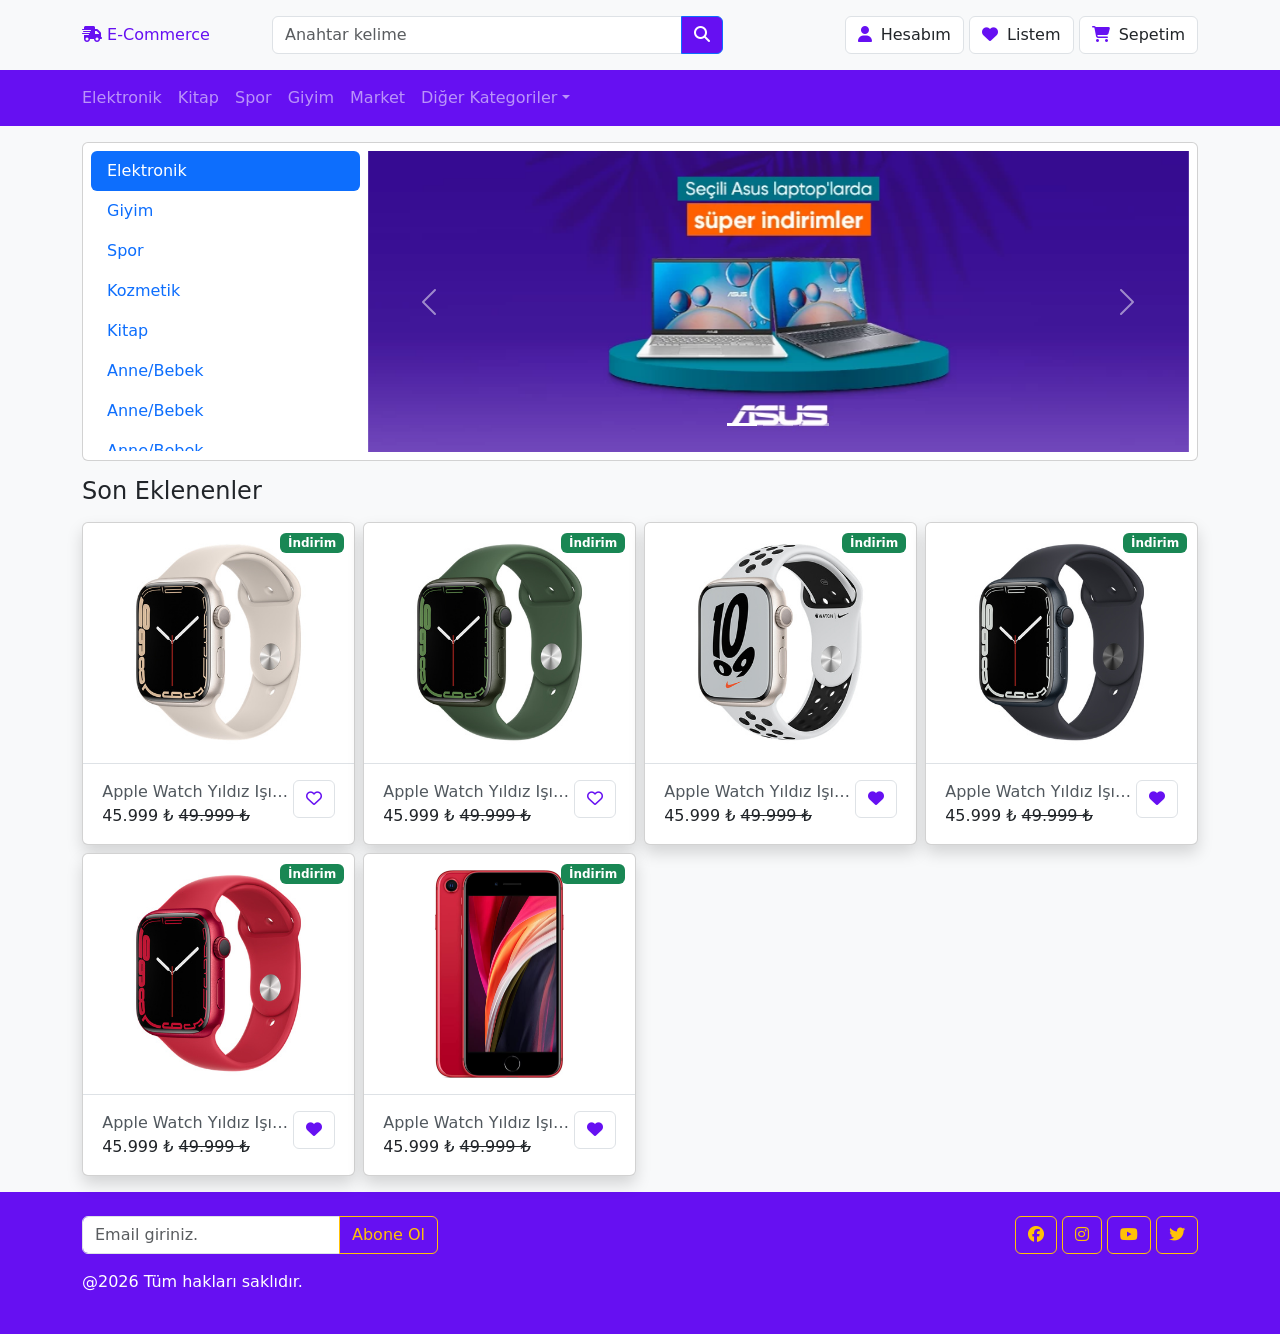
<file: index.html>
<!doctype html>
<html lang="en">
  <head>
    <meta charset="UTF-8" />
    <meta name="viewport" content="width=device-width, initial-scale=1.0" />
    <link
      rel="stylesheet"
      href="https://cdnjs.cloudflare.com/ajax/libs/bootstrap/5.3.3/css/bootstrap.min.css"
    />
    <link
      rel="stylesheet"
      href="https://cdnjs.cloudflare.com/ajax/libs/font-awesome/6.7.0/css/all.min.css"
    />
    <link rel="stylesheet" href="css/styles.css" />
    <title>E-Commerce</title>
  </head>
  <body class="bg-light">
    <header>
      <section class="top-bar">
        <div class="container">
          <div class="row gy-2 align-items-center">
            <div class="col-lg-2 col-sm-4 col-4">
              <a href="index.html" class="navbar-brand"
                ><i class="fa-solid fa-truck-fast"></i> E-Commerce</a
              >
            </div>

            <div class="col-lg-5 col-sm-8 col-8 order-lg-last">
              <div class="text-end">
                <a href="#" class="btn btn-light">
                  <i class="fa fa-user"></i>
                  <span class="ms-1 d-none d-sm-inline-block">Hesabım</span>
                </a>
                <a href="#" class="btn btn-light">
                  <i class="fa fa-heart"></i>
                  <span class="ms-1 d-none d-sm-inline-block">Listem</span>
                </a>
                <a href="shopping-cart.html" class="btn btn-light">
                  <i class="fa fa-shopping-cart"></i>
                  <span class="ms-1 d-none d-sm-inline-block">Sepetim</span>
                </a>
              </div>
            </div>
            <div class="col-lg-5">
              <form>
                <div class="input-group">
                  <input
                    type="text"
                    placeholder="Anahtar kelime"
                    class="form-control"
                  />
                  <button class="btn btn-primary">
                    <i class="fa fa-search"></i>
                  </button>
                </div>
              </form>
            </div>
          </div>
        </div>
      </section>

      <nav class="navbar navbar-dark bg-primary navbar-expand-lg">
        <div class="container">
          <button
            type="button"
            class="navbar-toggler"
            data-bs-toggle="collapse"
            data-bs-target="#navbar"
          >
            <span class="navbar-toggler-icon"></span>
          </button>
          <div class="collapse navbar-collapse" id="navbar">
            <ul class="navbar-nav">
              <li class="nav-item">
                <a href="#" class="nav-link ps-0">Elektronik</a>
              </li>
              <li class="nav-item">
                <a href="#" class="nav-link">Kitap</a>
              </li>
              <li class="nav-item">
                <a href="#" class="nav-link">Spor</a>
              </li>
              <li class="nav-item">
                <a href="#" class="nav-link">Giyim</a>
              </li>
              <li class="nav-item">
                <a href="#" class="nav-link">Market</a>
              </li>
              <li class="nav-item dropdown">
                <a
                  href="#"
                  class="nav-link dropdown-toggle"
                  data-bs-toggle="dropdown"
                  >Diğer Kategoriler</a
                >
                <ul class="dropdown-menu">
                  <li><a href="#" class="dropdown-item">Kategori 1</a></li>
                  <li><a href="#" class="dropdown-item">Kategori 2</a></li>
                  <li><a href="#" class="dropdown-item">Kategori 3</a></li>
                </ul>
              </li>
            </ul>
          </div>
        </div>
      </nav>
    </header>

    <section class="mt-3">
      <div class="container">
        <div class="card">
          <div class="row p-1 p-lg-2 gx-2">
            <div class="col-lg-3 d-none d-lg-block">
              <!-- menu -->
              <nav
                class="nav nav-pills flex-column flex-nowrap overflow-auto slider_nav"
              >
                <a href="#" class="nav-link active">Elektronik</a>
                <a href="#" class="nav-link">Giyim</a>
                <a href="#" class="nav-link">Spor</a>
                <a href="#" class="nav-link">Kozmetik</a>
                <a href="#" class="nav-link">Kitap</a>
                <a href="#" class="nav-link">Anne/Bebek</a>
                <a href="#" class="nav-link">Anne/Bebek</a>
                <a href="#" class="nav-link">Anne/Bebek</a>
                <a href="#" class="nav-link">Anne/Bebek</a>
                <a href="#" class="nav-link">Anne/Bebek</a>
                <a href="#" class="nav-link">Anne/Bebek</a>
              </nav>
            </div>
            <div class="col-lg-9">
              <!-- slider -->
              <div id="slider" class="carousel slide" data-bs-ride="carousel">
                <div class="carousel-indicators">
                  <button
                    type="button"
                    data-bs-target="#slider"
                    data-bs-slide-to="0"
                    class="active"
                  ></button>
                  <button
                    type="button"
                    data-bs-target="#slider"
                    data-bs-slide-to="1"
                  ></button>
                  <button
                    type="button"
                    data-bs-target="#slider"
                    data-bs-slide-to="2"
                  ></button>
                </div>
                <div class="carousel-inner">
                  <div class="carousel-item active">
                    <img
                      src="img/slider-1.jpeg"
                      alt="slider 1"
                      class="d-block w-100"
                    />
                  </div>
                  <div class="carousel-item">
                    <img
                      src="img/slider-2.jpeg"
                      alt="slider 2"
                      class="d-block w-100"
                    />
                  </div>
                  <div class="carousel-item">
                    <img
                      src="img/slider-3.jpeg"
                      alt="slider 3"
                      class="d-block w-100"
                    />
                  </div>
                </div>
                <button
                  type="button"
                  class="carousel-control-prev"
                  data-bs-target="#slider"
                  data-bs-slide="prev"
                >
                  <span class="carousel-control-prev-icon"></span>
                </button>
                <button
                  type="button"
                  class="carousel-control-next"
                  data-bs-target="#slider"
                  data-bs-slide="next"
                >
                  <span class="carousel-control-next-icon"></span>
                </button>
              </div>
            </div>
          </div>
        </div>
      </div>
    </section>

    <section class="mt-3">
      <div class="container">
        <h3 class="h4 mb-1 mb-lg-3">Son Eklenenler</h3>

        <div class="row row-cols-2 row-cols-md-3 row-cols-lg-4 g-2">
          <div class="col">
            <div class="card shadow">
              <div class="img-wrap">
                <span class="badge bg-success">İndirim</span>
                <img src="img/1.jpeg" alt="ürün 1" class="card-img-top" />
              </div>

              <div class="border-top info-wrap">
                <a href="#" class="float-end btn btn-light">
                  <i class="fa-regular fa-heart"></i>
                </a>
                <a href="details.html" class="title text-truncate"
                  >Apple Watch Yıldız Işığı Alüminyum Kasa ve spor Kordon</a
                >
                <div class="price-wrap">
                  <span class="price-discount">45.999 ₺</span>
                  <del class="price">49.999 ₺</del>
                </div>
              </div>
            </div>
          </div>
          <div class="col">
            <div class="card shadow">
              <div class="img-wrap">
                <span class="badge bg-success">İndirim</span>
                <img src="img/2.jpeg" alt="ürün 1" class="card-img-top" />
              </div>

              <div class="border-top info-wrap">
                <a href="#" class="float-end btn btn-light">
                  <i class="fa-regular fa-heart"></i>
                </a>
                <a href="#" class="title text-truncate"
                  >Apple Watch Yıldız Işığı Alüminyum Kasa ve spor Kordon</a
                >
                <div class="price-wrap">
                  <span class="price-discount">45.999 ₺</span>
                  <del class="price">49.999 ₺</del>
                </div>
              </div>
            </div>
          </div>
          <div class="col">
            <div class="card shadow">
              <div class="img-wrap">
                <span class="badge bg-success">İndirim</span>
                <img src="img/3.jpeg" alt="ürün 1" class="card-img-top" />
              </div>

              <div class="border-top info-wrap">
                <a href="#" class="float-end btn btn-light">
                  <i class="fa fa-heart"></i>
                </a>
                <a href="#" class="title text-truncate"
                  >Apple Watch Yıldız Işığı Alüminyum Kasa ve spor Kordon</a
                >
                <div class="price-wrap">
                  <span class="price-discount">45.999 ₺</span>
                  <del class="price">49.999 ₺</del>
                </div>
              </div>
            </div>
          </div>
          <div class="col">
            <div class="card shadow">
              <div class="img-wrap">
                <span class="badge bg-success">İndirim</span>
                <img src="img/4.jpeg" alt="ürün 1" class="card-img-top" />
              </div>

              <div class="border-top info-wrap">
                <a href="#" class="float-end btn btn-light">
                  <i class="fa fa-heart"></i>
                </a>
                <a href="#" class="title text-truncate"
                  >Apple Watch Yıldız Işığı Alüminyum Kasa ve spor Kordon</a
                >
                <div class="price-wrap">
                  <span class="price-discount">45.999 ₺</span>
                  <del class="price">49.999 ₺</del>
                </div>
              </div>
            </div>
          </div>
          <div class="col">
            <div class="card shadow">
              <div class="img-wrap">
                <span class="badge bg-success">İndirim</span>
                <img src="img/5.jpeg" alt="ürün 1" class="card-img-top" />
              </div>

              <div class="border-top info-wrap">
                <a href="#" class="float-end btn btn-light">
                  <i class="fa fa-heart"></i>
                </a>
                <a href="#" class="title text-truncate"
                  >Apple Watch Yıldız Işığı Alüminyum Kasa ve spor Kordon</a
                >
                <div class="price-wrap">
                  <span class="price-discount">45.999 ₺</span>
                  <del class="price">49.999 ₺</del>
                </div>
              </div>
            </div>
          </div>
          <div class="col">
            <div class="card shadow">
              <div class="img-wrap">
                <span class="badge bg-success">İndirim</span>
                <img src="img/6.jpeg" alt="ürün 1" class="card-img-top" />
              </div>

              <div class="border-top info-wrap">
                <a href="#" class="float-end btn btn-light">
                  <i class="fa fa-heart"></i>
                </a>
                <a href="#" class="title text-truncate"
                  >Apple Watch Yıldız Işığı Alüminyum Kasa ve spor Kordon</a
                >
                <div class="price-wrap">
                  <span class="price-discount">45.999 ₺</span>
                  <del class="price">49.999 ₺</del>
                </div>
              </div>
            </div>
          </div>
        </div>
      </div>
    </section>

    <footer class="mt-3 py-4 bg-primary">
      <div class="container">
        <div class="row gy-3">
          <div class="col-md-6 col-lg-4">
            <form>
              <div class="input-group">
                <input
                  type="email"
                  class="form-control"
                  placeholder="Email giriniz."
                />
                <button type="button" class="btn btn-outline-warning">
                  Abone Ol
                </button>
              </div>
            </form>
          </div>
          <div class="col-md-6 col-lg-8">
            <nav class="text-center text-md-end">
              <a href="#" class="btn btn-icon btn-outline-warning">
                <i class="fab fa-facebook"></i>
              </a>
              <a href="#" class="btn btn-icon btn-outline-warning">
                <i class="fab fa-instagram"></i>
              </a>
              <a href="#" class="btn btn-icon btn-outline-warning">
                <i class="fab fa-youtube"></i>
              </a>
              <a href="#" class="btn btn-icon btn-outline-warning">
                <i class="fab fa-twitter"></i>
              </a>
            </nav>
          </div>
          <div class="col-12">
            <p class="text-center text-md-start text-white">
              @2026 Tüm hakları saklıdır.
            </p>
          </div>
        </div>
      </div>
    </footer>

    <script src="https://cdnjs.cloudflare.com/ajax/libs/bootstrap/5.3.3/js/bootstrap.bundle.min.js"></script>
  </body>
</html>
</file>
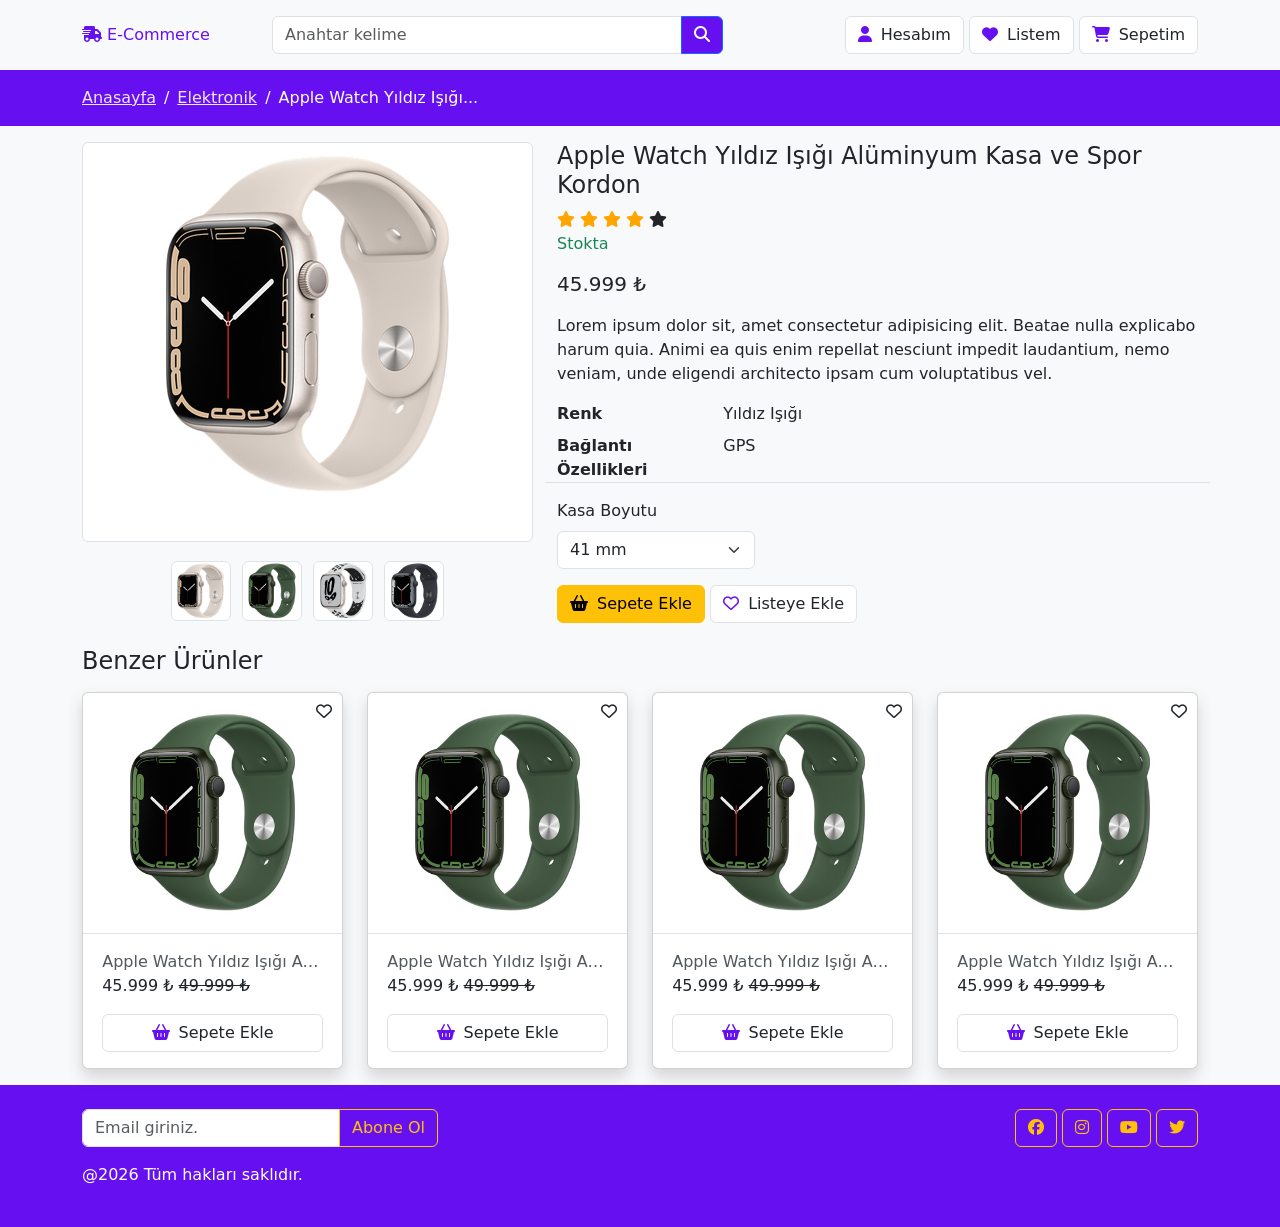
<file: details.html>
<!DOCTYPE html>
<html lang="en">
<head>
    <meta charset="UTF-8">
    <meta name="viewport" content="width=device-width, initial-scale=1.0">
    <link rel="stylesheet" href="https://cdnjs.cloudflare.com/ajax/libs/bootstrap/5.3.3/css/bootstrap.min.css" />
    <link rel="stylesheet" href="https://cdnjs.cloudflare.com/ajax/libs/font-awesome/6.7.0/css/all.min.css" />
    <link rel="stylesheet" href="css/styles.css">
    <title>E-Commerce</title>
</head>
<body class="bg-light">
    
    <header>
        <section class="top-bar">
            <div class="container">
                <div class="row gy-2 align-items-center">
                    <div class="col-lg-2 col-sm-4 col-4">
                        <a href="index.html" class="navbar-brand"><i class="fa-solid fa-truck-fast"></i> E-Commerce</a>
                    </div>
                   
                    <div class="col-lg-5 col-sm-8 col-8 order-lg-last">
                        <div class="text-end">
                            <a href="#" class="btn btn-light">
                                <i class="fa fa-user"></i> <span class="ms-1 d-none d-sm-inline-block">Hesabım</span>
                            </a>
                            <a href="#" class="btn btn-light">
                                <i class="fa fa-heart"></i> <span class="ms-1 d-none d-sm-inline-block">Listem</span>
                            </a>
                            <a href="#" class="btn btn-light">
                                <i class="fa fa-shopping-cart"></i> <span class="ms-1 d-none d-sm-inline-block">Sepetim</span>
                            </a>
                        </div>
                    </div>
                    <div class="col-lg-5">
                        <form>
                            <div class="input-group">
                                <input type="text" placeholder="Anahtar kelime" class="form-control">
                                <button class="btn btn-primary"><i class="fa fa-search"></i></button>
                            </div>
                        </form>
                    </div>
                </div>
            </div>
        </section>

        <section class="bg-primary p-3">
            <div class="container">
                <nav>
                    <ol class="breadcrumb mb-0">
                        <li class="breadcrumb-item">
                            <a href="#">Anasayfa</a>
                        </li>
                        <li class="breadcrumb-item">
                            <a href="#">Elektronik</a>
                        </li>
                        <li class="breadcrumb-item">
                            Apple Watch Yıldız Işığı...
                        </li>
                    </ol>
                </nav>
            </div>
        </section>
    </header>

    <section class="mt-3">
        <div class="container">
            <div class="row">
                <div class="col-lg-5">
                    <div class="gallery-wrap">
                        <div class="img-big-wrap img-thumbnail">
                            <a href="img/1-big.jpeg" data-type="image" data-fslightbox>
                                <img src="img/1.jpeg" alt="">
                            </a>
                        </div>
                        <div class="thumbs-wrap">
                            <a href="img/1-big.jpeg" data-type="image" data-fslightbox>
                                <img src="img/1.jpeg" height="60" alt="">
                            </a>
                            <a href="img/2-big.jpeg" data-type="image" data-fslightbox>
                                <img src="img/2.jpeg" height="60"  alt="">
                            </a>
                            <a href="img/3-big.jpeg" data-type="image" data-fslightbox>
                                <img src="img/3.jpeg" height="60" alt="">
                            </a>
                            <a href="img/4-big.jpeg" data-type="image" data-fslightbox>
                                <img src="img/4.jpeg" height="60" alt="">
                            </a>
                        </div>
                    </div>
                </div>
                <div class="col-lg-7">
                    <article>
                        <h4 class="title text-dark">Apple Watch Yıldız Işığı Alüminyum Kasa ve Spor Kordon</h4>
                        <div class="rating-wrap">
                            <span class="fa fa-star checked"></span>
                            <span class="fa fa-star checked"></span>
                            <span class="fa fa-star checked"></span>
                            <span class="fa fa-star checked"></span>
                            <span class="fa fa-star"></span>
                        </div>
                        <p class="text-success">Stokta</p>
                        <div class="mb-3"><b class="price h5">45.999 ₺</b></div>
                        <div class="product-description mb-3">Lorem ipsum dolor sit, amet consectetur adipisicing elit. Beatae nulla explicabo harum quia. Animi ea quis enim repellat nesciunt impedit laudantium, nemo veniam, unde eligendi architecto ipsam cum voluptatibus vel.</div>
                        <dl class="row border-bottom">
                            <dt class="col-3">Renk</dt>
                            <dd class="col-9">Yıldız Işığı</dd>
                            <dt class="col-3">Bağlantı Özellikleri</dt>
                            <dd class="col-9">GPS</dd>
                        </dl>
                        <div class="row mb-3">
                            <div class="col-md-4 col-6">
                                <label class="form-label">Kasa Boyutu</label>
                                <select class="form-select">
                                    <option value="">41 mm</option>
                                    <option value="">45 mm</option>
                                </select>
                            </div>
                        </div>
                        <div class="buttons">
                            <a href="#" class="btn btn-warning">
                                <i class="fa fa-shopping-basket me-1"></i> Sepete Ekle
                            </a>
                            <a href="#" class="btn btn-light">
                                <i class="fa-regular fa-heart basket me-1"></i> Listeye Ekle
                            </a>
                        </div>
                    </article>
                </div>
            </div>
        </div>
    </section>

    <section class="mt-3">
        <div class="container">
            <h4 class="mb-3">Benzer Ürünler</h4>
            <div class="row gy-3">
                <div class="col-lg-3 col-sm-6 col-12">
                    <div class="card shadow">
                        <div class="img-wrap">
                            <span class="fa fa-regular fa-heart"></span>
                            <img src="img/2.jpeg" alt="ürün 1" class="card-img-top">
                        </div>

                        <div class="border-top info-wrap">
                            <a href="#" class="title text-truncate">Apple Watch Yıldız Işığı Alüminyum Kasa ve spor Kordon</a>
                            <div class="price-wrap mb-3">
                                <span class="price-discount">45.999 ₺</span>
                                <del class="price">49.999 ₺</del>
                            </div>
                            <a href="#" class="btn btn-light w-100">
                                <i class="fa fa-shopping-basket me-1"></i> Sepete Ekle
                            </a>
                        </div>
                    </div>
                </div>
                <div class="col-lg-3 col-sm-6 col-12">
                    <div class="card shadow">
                        <div class="img-wrap">
                            <span class="fa fa-regular fa-heart"></span>
                            <img src="img/2.jpeg" alt="ürün 1" class="card-img-top">
                        </div>

                        <div class="border-top info-wrap">
                            <a href="#" class="title text-truncate">Apple Watch Yıldız Işığı Alüminyum Kasa ve spor Kordon</a>
                            <div class="price-wrap mb-3">
                                <span class="price-discount">45.999 ₺</span>
                                <del class="price">49.999 ₺</del>
                            </div>
                            <a href="#" class="btn btn-light w-100">
                                <i class="fa fa-shopping-basket me-1"></i> Sepete Ekle
                            </a>
                        </div>
                    </div>
                </div>
                <div class="col-lg-3 col-sm-6 col-12">
                    <div class="card shadow">
                        <div class="img-wrap">
                            <span class="fa fa-regular fa-heart"></span>
                            <img src="img/2.jpeg" alt="ürün 1" class="card-img-top">
                        </div>

                        <div class="border-top info-wrap">
                            <a href="#" class="title text-truncate">Apple Watch Yıldız Işığı Alüminyum Kasa ve spor Kordon</a>
                            <div class="price-wrap mb-3">
                                <span class="price-discount">45.999 ₺</span>
                                <del class="price">49.999 ₺</del>
                            </div>
                            <a href="#" class="btn btn-light w-100">
                                <i class="fa fa-shopping-basket me-1"></i> Sepete Ekle
                            </a>
                        </div>
                    </div>
                </div>
                <div class="col-lg-3 col-sm-6 col-12">
                    <div class="card shadow">
                        <div class="img-wrap">
                            <span class="fa fa-regular fa-heart"></span>
                            <img src="img/2.jpeg" alt="ürün 1" class="card-img-top">
                        </div>

                        <div class="border-top info-wrap">
                            <a href="#" class="title text-truncate">Apple Watch Yıldız Işığı Alüminyum Kasa ve spor Kordon</a>
                            <div class="price-wrap mb-3">
                                <span class="price-discount">45.999 ₺</span>
                                <del class="price">49.999 ₺</del>
                            </div>
                            <a href="#" class="btn btn-light w-100">
                                <i class="fa fa-shopping-basket me-1"></i> Sepete Ekle
                            </a>
                        </div>
                    </div>
                </div>
            </div>
        </div>
    </section>

    <footer class="mt-3 py-4 bg-primary">
        <div class="container">
            <div class="row gy-3">
                <div class="col-md-6 col-lg-4">
                    <form>
                        <div class="input-group">
                            <input type="email" class="form-control" placeholder="Email giriniz.">
                            <button type="button" class="btn btn-outline-warning">Abone Ol</button>
                        </div>
                    </form>
                </div>
                <div class="col-md-6 col-lg-8">
                    <nav class="text-center text-md-end">
                        <a href="#" class="btn btn-icon btn-outline-warning">
                            <i class="fab fa-facebook"></i>
                        </a>
                        <a href="#" class="btn btn-icon btn-outline-warning">
                            <i class="fab fa-instagram"></i>
                        </a>
                        <a href="#" class="btn btn-icon btn-outline-warning">
                            <i class="fab fa-youtube"></i>
                        </a>
                        <a href="#" class="btn btn-icon btn-outline-warning">
                            <i class="fab fa-twitter"></i>
                        </a>
                    </nav>
                </div>
                <div class="col-12">
                    <p class="text-center text-md-start text-white">
                        @2026 Tüm hakları saklıdır.
                    </p>
                </div>
            </div>
        </div>
    </footer>

    <script src="/js/fslightbox.js"></script>
    <script src="https://cdnjs.cloudflare.com/ajax/libs/bootstrap/5.3.3/js/bootstrap.bundle.min.js"></script>
</body>
</html>
</file>
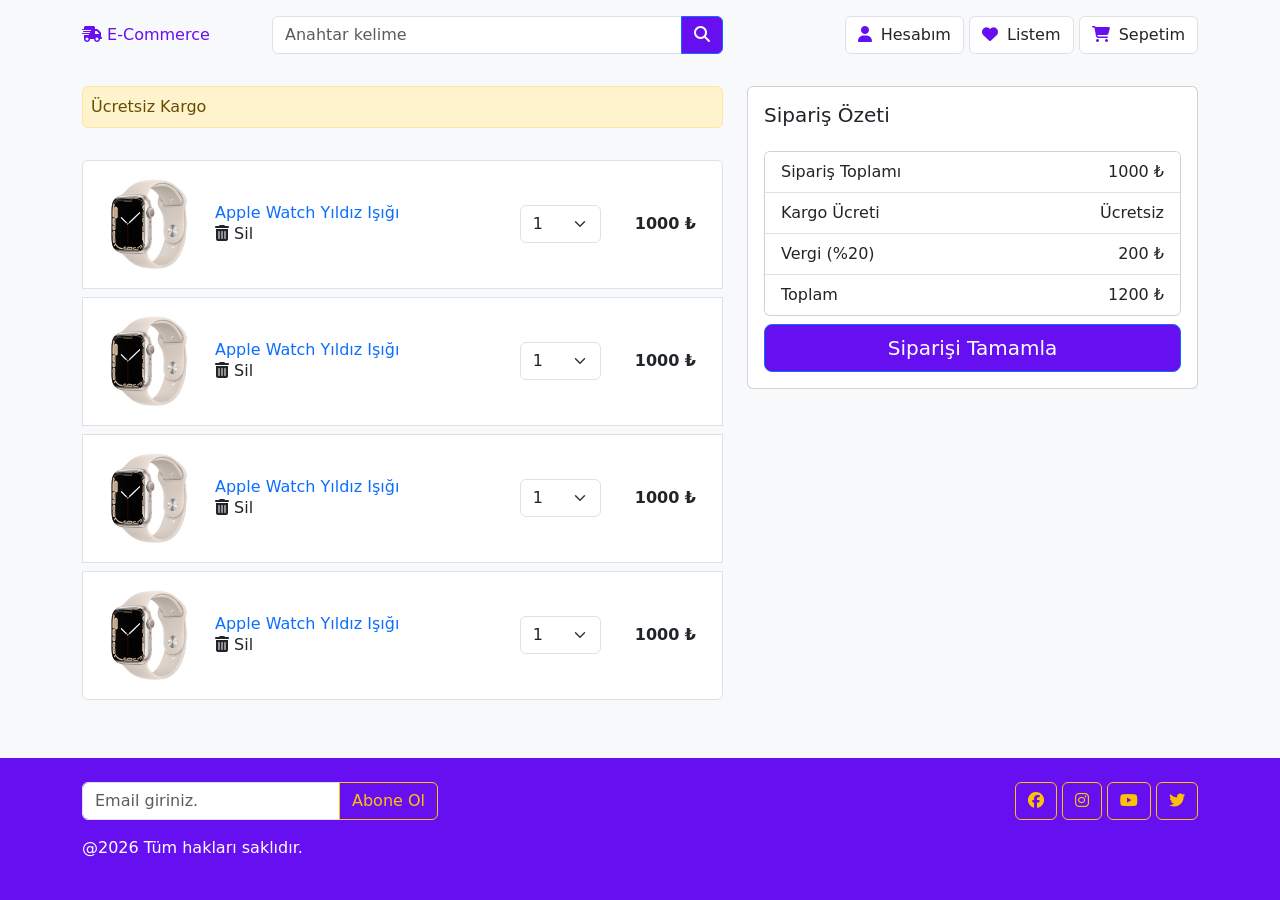
<file: shopping-cart.html>
<!doctype html>
<html lang="en">
  <head>
    <meta charset="UTF-8" />
    <meta name="viewport" content="width=device-width, initial-scale=1.0" />
    <link
      rel="stylesheet"
      href="https://cdnjs.cloudflare.com/ajax/libs/bootstrap/5.3.3/css/bootstrap.min.css"
    />
    <link
      rel="stylesheet"
      href="https://cdnjs.cloudflare.com/ajax/libs/font-awesome/6.7.0/css/all.min.css"
    />
    <link rel="stylesheet" href="css/styles.css" />
    <title>E-Commerce</title>
  </head>
  <body class="bg-light d-flex flex-column min-vh-100">
    <div class="flex-grow-1">
      <header>
        <section class="top-bar">
          <div class="container">
            <div class="row gy-2 align-items-center">
              <div class="col-lg-2 col-sm-4 col-4">
                <a href="index.html" class="navbar-brand"
                  ><i class="fa-solid fa-truck-fast"></i> E-Commerce</a
                >
              </div>

              <div class="col-lg-5 col-sm-8 col-8 order-lg-last">
                <div class="text-end">
                  <a href="#" class="btn btn-light">
                    <i class="fa fa-user"></i>
                    <span class="ms-1 d-none d-sm-inline-block">Hesabım</span>
                  </a>
                  <a href="#" class="btn btn-light">
                    <i class="fa fa-heart"></i>
                    <span class="ms-1 d-none d-sm-inline-block">Listem</span>
                  </a>
                  <a href="#" class="btn btn-light">
                    <i class="fa fa-shopping-cart"></i>
                    <span class="ms-1 d-none d-sm-inline-block">Sepetim</span>
                  </a>
                </div>
              </div>
              <div class="col-lg-5">
                <form>
                  <div class="input-group">
                    <input
                      type="text"
                      placeholder="Anahtar kelime"
                      class="form-control"
                    />
                    <button class="btn btn-primary">
                      <i class="fa fa-search"></i>
                    </button>
                  </div>
                </form>
              </div>
            </div>
          </div>
        </section>
      </header>

      <section class="mt-3">
        <div class="container">
          <div class="row">
            <div class="col-lg-7">
              <div class="alert alert-warning p-2">Ücretsiz Kargo</div>
              <div class="py-3">
                <ul class="list-group">
                  <li class="py-3 mb-2 border-top list-group-item">
                    <div class="row align-items-center">
                      <div class="col-8">
                        <div class="d-flex align-items-center">
                          <img src="img/1.jpeg" style="width: 100px" alt="" />
                          <div class="ms-3">
                            <a class="text-decoration-none" href="#">
                              <h6 class="mb-0">Apple Watch Yıldız Işığı</h6>
                            </a>
                            <i class="fa-solid fa-trash-can"></i> Sil
                          </div>
                        </div>
                      </div>
                      <div class="col-2">
                        <select class="form-select">
                          <option>1</option>
                          <option>2</option>
                          <option>3</option>
                        </select>
                      </div>
                      <div class="col-2 text-center">
                        <span class="fw-bold">1000 ₺</span>
                      </div>
                    </div>
                  </li>
                  <li class="py-3 mb-2 border-top list-group-item">
                    <div class="row align-items-center">
                      <div class="col-8">
                        <div class="d-flex align-items-center">
                          <img src="img/1.jpeg" style="width: 100px" alt="" />
                          <div class="ms-3">
                            <a class="text-decoration-none" href="#">
                              <h6 class="mb-0">Apple Watch Yıldız Işığı</h6>
                            </a>
                            <i class="fa-solid fa-trash-can"></i> Sil
                          </div>
                        </div>
                      </div>
                      <div class="col-2">
                        <select class="form-select">
                          <option>1</option>
                          <option>2</option>
                          <option>3</option>
                        </select>
                      </div>
                      <div class="col-2 text-center">
                        <span class="fw-bold">1000 ₺</span>
                      </div>
                    </div>
                  </li>
                  <li class="py-3 mb-2 border-top list-group-item">
                    <div class="row align-items-center">
                      <div class="col-8">
                        <div class="d-flex align-items-center">
                          <img src="img/1.jpeg" style="width: 100px" alt="" />
                          <div class="ms-3">
                            <a class="text-decoration-none" href="#">
                              <h6 class="mb-0">Apple Watch Yıldız Işığı</h6>
                            </a>
                            <i class="fa-solid fa-trash-can"></i> Sil
                          </div>
                        </div>
                      </div>
                      <div class="col-2">
                        <select class="form-select">
                          <option>1</option>
                          <option>2</option>
                          <option>3</option>
                        </select>
                      </div>
                      <div class="col-2 text-center">
                        <span class="fw-bold">1000 ₺</span>
                      </div>
                    </div>
                  </li>
                  <li class="py-3 mb-2 border-top list-group-item">
                    <div class="row align-items-center">
                      <div class="col-8">
                        <div class="d-flex align-items-center">
                          <img src="img/1.jpeg" style="width: 100px" alt="" />
                          <div class="ms-3">
                            <a class="text-decoration-none" href="#">
                              <h6 class="mb-0">Apple Watch Yıldız Işığı</h6>
                            </a>
                            <i class="fa-solid fa-trash-can"></i> Sil
                          </div>
                        </div>
                      </div>
                      <div class="col-2">
                        <select class="form-select">
                          <option>1</option>
                          <option>2</option>
                          <option>3</option>
                        </select>
                      </div>
                      <div class="col-2 text-center">
                        <span class="fw-bold">1000 ₺</span>
                      </div>
                    </div>
                  </li>
                </ul>
              </div>
            </div>
            <div class="col-lg-5">
              <div class="card">
                <div class="p-3 card-body">
                  <h2 class="h5 mb-4">Sipariş Özeti</h2>
                  <div class="card mb-2">
                    <div class="list-group list-group-flush">
                      <div
                        class="d-flex justify-content-center align-items-center list-group-item"
                      >
                        <div class="me-auto">
                          <div>Sipariş Toplamı</div>
                        </div>
                        <span>1000 ₺</span>
                      </div>
                      <div
                        class="d-flex justify-content-center align-items-center list-group-item"
                      >
                        <div class="me-auto">
                          <div>Kargo Ücreti</div>
                        </div>
                        <span>Ücretsiz</span>
                      </div>
                      <div
                        class="d-flex justify-content-center align-items-center list-group-item"
                      >
                        <div class="me-auto">
                          <div>Vergi (%20)</div>
                        </div>
                        <span>200 ₺</span>
                      </div>
                      <div
                        class="d-flex justify-content-center align-items-center list-group-item"
                      >
                        <div class="me-auto">
                          <div>Toplam</div>
                        </div>
                        <span>1200 ₺</span>
                      </div>
                    </div>
                  </div>
                  <div class="d-grid">
                    <a href="#" class="btn btn-primary btn-lg">
                      Siparişi Tamamla
                    </a>
                  </div>
                </div>
              </div>
            </div>
          </div>
        </div>
      </section>
    </div>

    <footer class="mt-3 py-4 bg-primary">
      <div class="container">
        <div class="row gy-3">
          <div class="col-md-6 col-lg-4">
            <form>
              <div class="input-group">
                <input
                  type="email"
                  class="form-control"
                  placeholder="Email giriniz."
                />
                <button type="button" class="btn btn-outline-warning">
                  Abone Ol
                </button>
              </div>
            </form>
          </div>
          <div class="col-md-6 col-lg-8">
            <nav class="text-center text-md-end">
              <a href="#" class="btn btn-icon btn-outline-warning">
                <i class="fab fa-facebook"></i>
              </a>
              <a href="#" class="btn btn-icon btn-outline-warning">
                <i class="fab fa-instagram"></i>
              </a>
              <a href="#" class="btn btn-icon btn-outline-warning">
                <i class="fab fa-youtube"></i>
              </a>
              <a href="#" class="btn btn-icon btn-outline-warning">
                <i class="fab fa-twitter"></i>
              </a>
            </nav>
          </div>
          <div class="col-12">
            <p class="text-center text-md-start text-white">
              @2026 Tüm hakları saklıdır.
            </p>
          </div>
        </div>
      </div>
    </footer>

    <script src="/js/fslightbox.js"></script>
    <script src="https://cdnjs.cloudflare.com/ajax/libs/bootstrap/5.3.3/js/bootstrap.bundle.min.js"></script>
  </body>
</html>
</file>
<file: css/styles.css>
:root {
    --primary: #6610F2;
}

.top-bar {
    padding-top: 1rem;
    padding-bottom: 1rem;
}

.btn-light {
    background-color: #fff;
    border-color: #dee2e6;
    color: #212529;
}

.bg-primary, .btn-primary {
    background-color: var(--primary) !important;
}

.navbar-brand {
    color: var(--primary);
}

.btn-light i {
    color: var(--primary);
}

.slider_nav {
    max-height: 250px;
}

@media (min-width: 1200px) {
    .slider_nav {
        max-height: 300px;
    }
}

@media (min-width: 1400px) {
    .slider_nav {
        max-height: 350px;
    }
}

.img-wrap {
    position: relative;
    padding: 1rem;
}

.img-wrap span {
    position: absolute;
    top: 10px;
    right: 10px;
}

.info-wrap {
    padding: 1rem 1.2rem;
}

.info-wrap .title {
    display: block;
    text-decoration: none;
    color: #51585e;
}

/* .price-wrap .price-discount {
    font-size: 1.2em;
} */

.img-wrap {
    height: 240px;
    text-align: center;
}

.img-wrap img {
    height: 100%;
    width: auto;
    max-width: 100%;
    object-fit: cover;
}

.breadcrumb a {
    color: #fff;
    opacity: .9;
}

.breadcrumb .breadcrumb-item {
    color: #fff;
}

.breadcrumb-item+.breadcrumb-item::before {
    color: #fff;
}

/* gallery */
.gallery-wrap .img-big-wrap {
    width: 100%;
    height: 400px;
    margin-bottom: 1rem;
    text-align: center;
}

.gallery-wrap .img-big-wrap img {
    max-width: 100%;
}

.gallery-wrap .thumbs-wrap {
    text-align: center;
}



.gallery-wrap .thumbs-wrap a {
    width: 60px;
    height: 60px;
    border: 1px solid #dde2e6;
    border-radius: .4rem;
    margin: 3px;
    display: inline-block;
    overflow: hidden;
}

.gallery-wrap .thumbs-wrap img {
    max-width: 100%;
    height: 100%;
    object-fit: cover;
    cursor: zoom-in;
}

.checked {
    color: orange;
}
</file>
